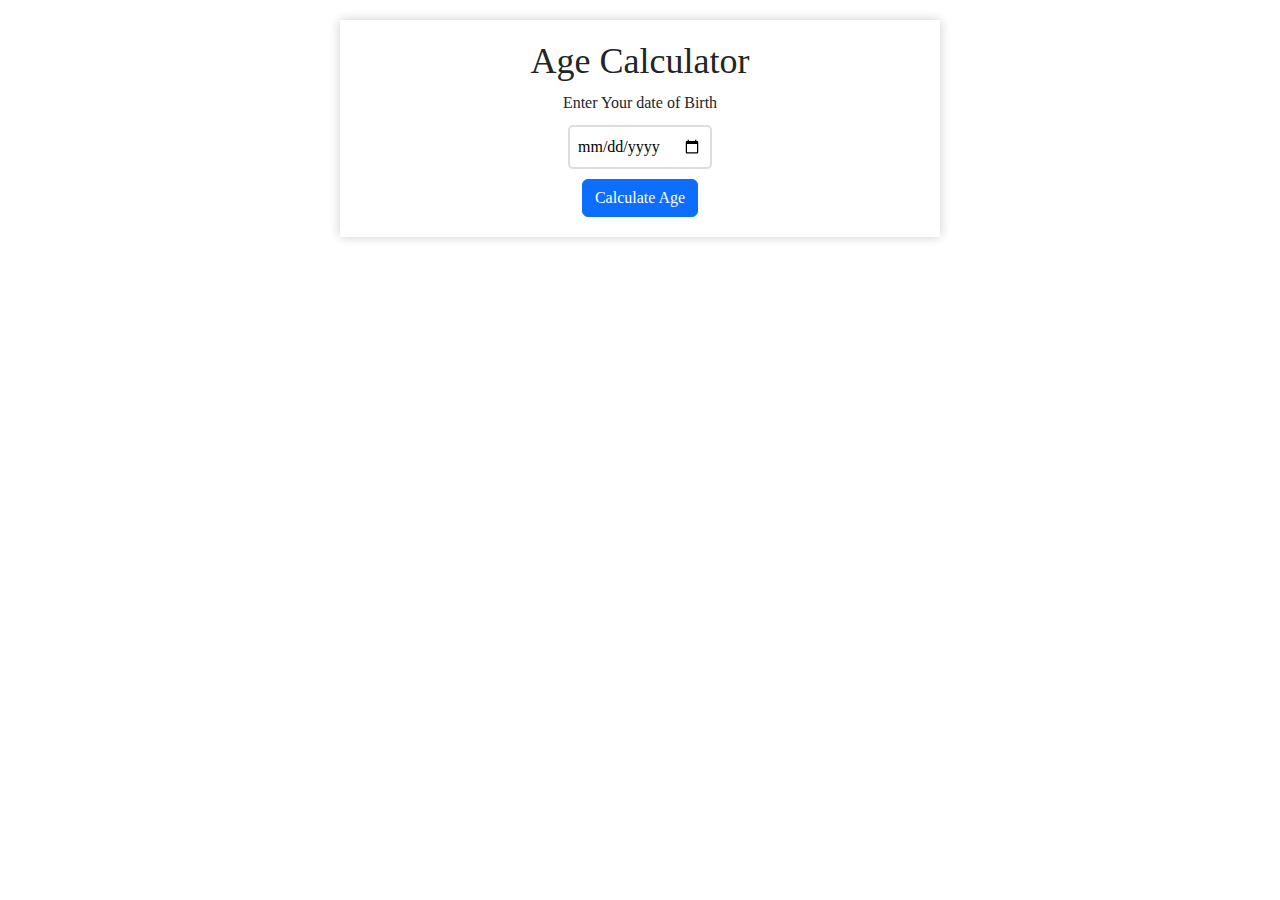
<file: Project-01/index.html>
<!DOCTYPE html>
<html lang="en">
<head>
    <link href="https://cdn.jsdelivr.net/npm/bootstrap@5.3.3/dist/css/bootstrap.min.css" rel="stylesheet" integrity="sha384-QWTKZyjpPEjISv5WaRU9OFeRpok6YctnYmDr5pNlyT2bRjXh0JMhjY6hW+ALEwIH" crossorigin="anonymous">
<script src="https://cdn.jsdelivr.net/npm/bootstrap@5.3.3/dist/js/bootstrap.bundle.min.js" integrity="sha384-YvpcrYf0tY3lHB60NNkmXc5s9fDVZLESaAA55NDzOxhy9GkcIdslK1eN7N6jIeHz" crossorigin="anonymous"></script>
    <meta charset="UTF-8">
    <meta name="viewport" content="width=device-width, initial-scale=1.0">
    <title>Age Calculator</title>
    <link rel="stylesheet" href="style.css"/>
</head>
<body>
    <div class="container">
        <h1>Age Calculator</h1>
        <lable class="massage">Enter Your date of Birth</lable>
        <input type="date" id="Birthday" name="Birthday"/>
        
        <button id="btn" type="button" class="submit-button btn btn-primary">Calculate Age</button>
        <lable id="result"></lable>
    </div>
    <script src="index.js"></script>
</body>
</html>
</file>
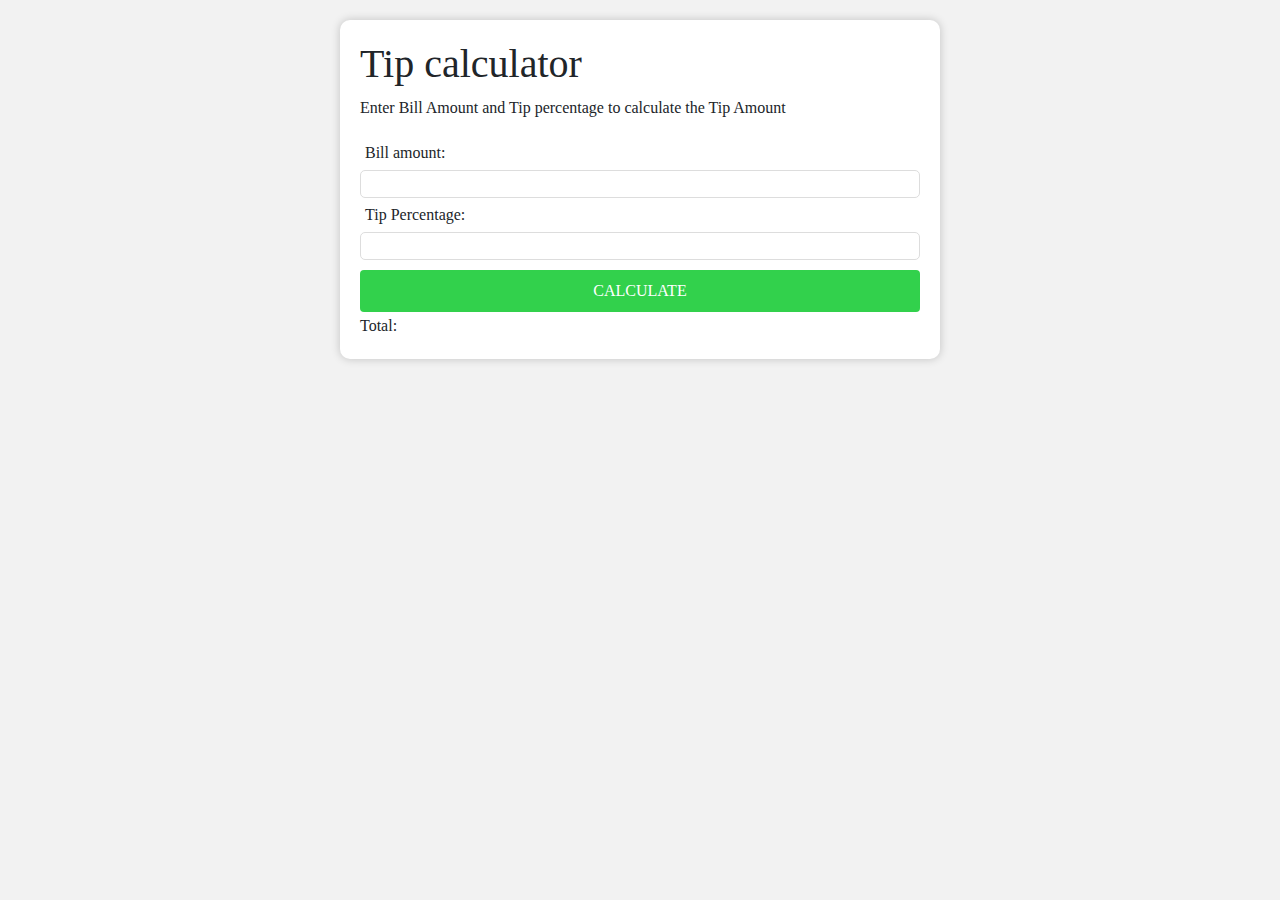
<file: Project-02/index.html>
<!DOCTYPE html>
<html lang="en">
<head>
    <link href="https://cdn.jsdelivr.net/npm/bootstrap@5.3.3/dist/css/bootstrap.min.css" rel="stylesheet" integrity="sha384-QWTKZyjpPEjISv5WaRU9OFeRpok6YctnYmDr5pNlyT2bRjXh0JMhjY6hW+ALEwIH" crossorigin="anonymous">
<script src="https://cdn.jsdelivr.net/npm/bootstrap@5.3.3/dist/js/bootstrap.bundle.min.js" integrity="sha384-YvpcrYf0tY3lHB60NNkmXc5s9fDVZLESaAA55NDzOxhy9GkcIdslK1eN7N6jIeHz" crossorigin="anonymous"></script>
    <meta charset="UTF-8">
    <meta name="viewport" content="width=device-width, initial-scale=1.0">
    <title>Tip Calculator</title>
    <link rel="stylesheet" href="style.css">
</head>
<body>
    <div class="container">
        <h1>Tip calculator</h1>
        <p>Enter Bill Amount and Tip percentage to calculate the Tip Amount</p>
        <lable id="Bill-amount">Bill amount:</lable>
        <input type="number" name="Bill" id="bill">
        <lable id="percentage-lable">Tip Percentage:</lable>
        <input type="number" id="tipPercentage">
        <button type="button" class="btn" id="btn">Calculate</button>
        <div>
        <lable id="total">Total:</lable>
        <span id="result"></span>
    </div>
    </div>
    <script src="index.js"></script>
</body>
</html>
</file>
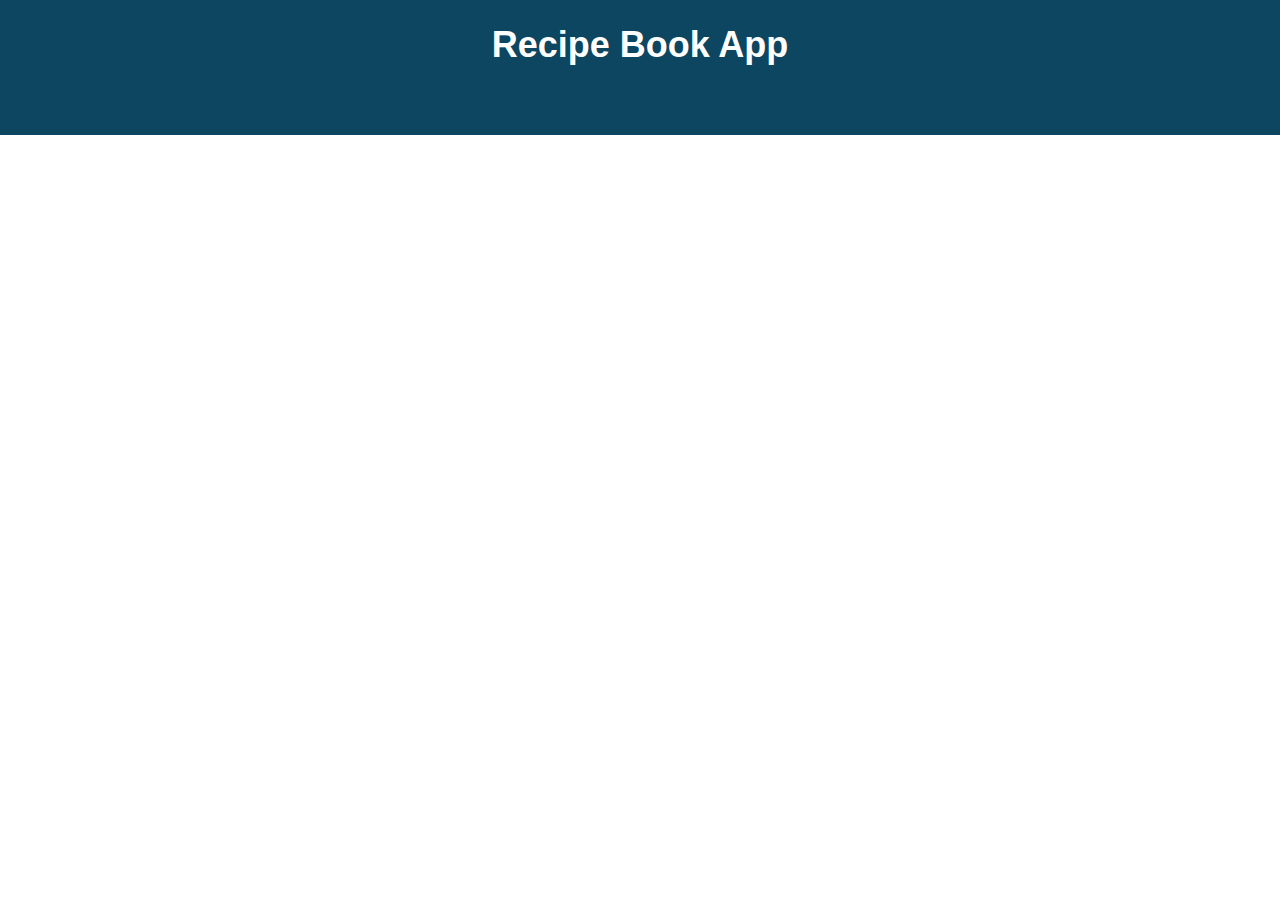
<file: Project-03/index.html>
<!DOCTYPE html>
<html lang="en">
<head>
    <meta charset="UTF-8">
    <meta name="viewport" content="width=device-width, initial-scale=1.0">
    <title>Recipe Book</title>
    <link rel="stylesheet" href="style.css">
</head>
<body>

    <header class="header">
        <h1>Recipe Book App</h1>
    </header>
    <div class="container">
        <ul id="recipe-list">
            <!-- <li class="recipe-item">
                <img src="https://encrypted-tbn0.gstatic.com/images?q=tbn:ANd9GcTROsR7YTv67gUzkQ3W1S6Y6N0REbyC7I8rIQ&s"/>
                <h2>Recipe 1</h2>
                <p>
                    <strong>Ingredients</strong>Ingredients1,Ingredients2,Ingredients3
                </p>
                <a href="#">View Recipe</a>
            </li>
            <li class="recipe-item">
                <img src="https://encrypted-tbn0.gstatic.com/images?q=tbn:ANd9GcTROsR7YTv67gUzkQ3W1S6Y6N0REbyC7I8rIQ&s"/>
                <h2>Recipe 2</h2>
                <p>
                    <strong>Ingredients</strong>Ingredients1,Ingredients2,Ingredients3
                </p>
                <a href="#">View Recipe</a>
            </li>
            <li class="recipe-item">
                <img src="https://encrypted-tbn0.gstatic.com/images?q=tbn:ANd9GcTROsR7YTv67gUzkQ3W1S6Y6N0REbyC7I8rIQ&s"/>
                <h2>Recipe 3</h2>
                <p>
                    <strong>Ingredients</strong>Ingredients1,Ingredients2,Ingredients3
                </p>
                <a href="#">View Recipe</a>
            </li>
            <li class="recipe-item">
                <img src="https://encrypted-tbn0.gstatic.com/images?q=tbn:ANd9GcTROsR7YTv67gUzkQ3W1S6Y6N0REbyC7I8rIQ&s"/>
                <h2>Recipe 4</h2>
                <p>
                    <strong>Ingredients</strong>Ingredients1,Ingredients2,Ingredients3
                </p>
                <a href="#">View Recipe</a>
            </li>
            <li class="recipe-item">
                <img src="https://encrypted-tbn0.gstatic.com/images?q=tbn:ANd9GcTROsR7YTv67gUzkQ3W1S6Y6N0REbyC7I8rIQ&s"/>
                <h2>Recipe 5</h2>
                <p>
                    <strong>Ingredients</strong>Ingredients1,Ingredients2,Ingredients3
                </p>
                <a href="#">View Recipe</a>
            </li>   
            <li class="recipe-item">
                <img src="https://encrypted-tbn0.gstatic.com/images?q=tbn:ANd9GcTROsR7YTv67gUzkQ3W1S6Y6N0REbyC7I8rIQ&s"/>
                <h2>Recipe 6</h2>
                <p>
                    <strong>Ingredients</strong>Ingredients1,Ingredients2,Ingredients3
                </p>
                <a href="#">View Recipe</a>
            </li>
            <li class="recipe-item">
                <img src="https://encrypted-tbn0.gstatic.com/images?q=tbn:ANd9GcTROsR7YTv67gUzkQ3W1S6Y6N0REbyC7I8rIQ&s"/>
                <h2>Recipe 7</h2>
                <p>
                    <strong>Ingredients</strong>Ingredients1,Ingredients2,Ingredients3
                </p>
                <a href="#">View Recipe</a>
            </li>
            <li class="recipe-item">
                <img src="https://encrypted-tbn0.gstatic.com/images?q=tbn:ANd9GcTROsR7YTv67gUzkQ3W1S6Y6N0REbyC7I8rIQ&s"/>
                <h2>Recipe 8</h2>
                <p>
                    <strong>Ingredients</strong>Ingredients1,Ingredients2,Ingredients3
                </p>
                <a href="#">View Recipe</a>
            </li>
            <li class="recipe-item">
                <img src="https://encrypted-tbn0.gstatic.com/images?q=tbn:ANd9GcTROsR7YTv67gUzkQ3W1S6Y6N0REbyC7I8rIQ&s"/>
                <h2>Recipe 9</h2>
                <p>
                    <strong>Ingredients</strong>Ingredients1,Ingredients2,Ingredients3
                </p>
                <a href="#">View Recipe</a>
            </li>
            <li class="recipe-item">
                <img src="https://encrypted-tbn0.gstatic.com/images?q=tbn:ANd9GcTROsR7YTv67gUzkQ3W1S6Y6N0REbyC7I8rIQ&s"/>
                <h2>Recipe 10</h2>
                <p>
                    <strong>Ingredients</strong>Ingredients1,Ingredients2,Ingredients3
                </p>
                <a href="#">View Recipe</a>
            </li>         -->
        
        </ul>
    </div>


    <script src="index.js" ></script>
    
</body>
</html>
</file>
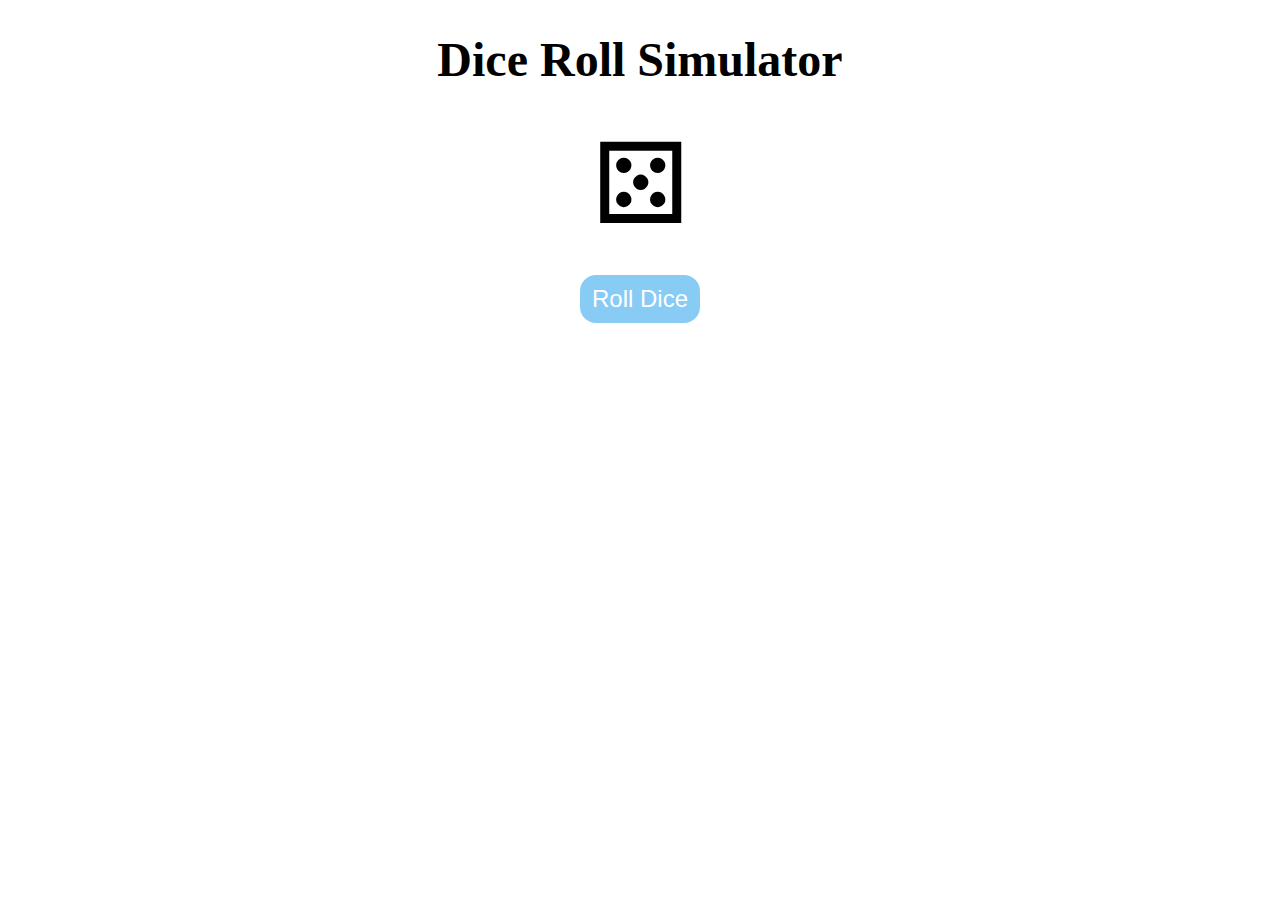
<file: Project-04/index.html>
<!DOCTYPE html>
<html lang="en">
<head>
    <meta charset="UTF-8">
    <meta name="viewport" content="width=device-width, initial-scale=1.0">
    <title>Dice Roll Simulator</title>
    <link rel="stylesheet" href="style.css">
</head>
<body>
    
        <h1>Dice Roll Simulator</h1>
        <div id="dice">&#9860</div>
        <button type="button" id="btn">Roll Dice</button>
        <ul type="none" id="roll-history">
        <!-- <li>Roll 1<span>&#9860</span></li>
        <li>Roll 2<span>&#9860</span></li> -->
        </ul>
  <script src="index.js"></script>
    
</body>
</html>
</file>
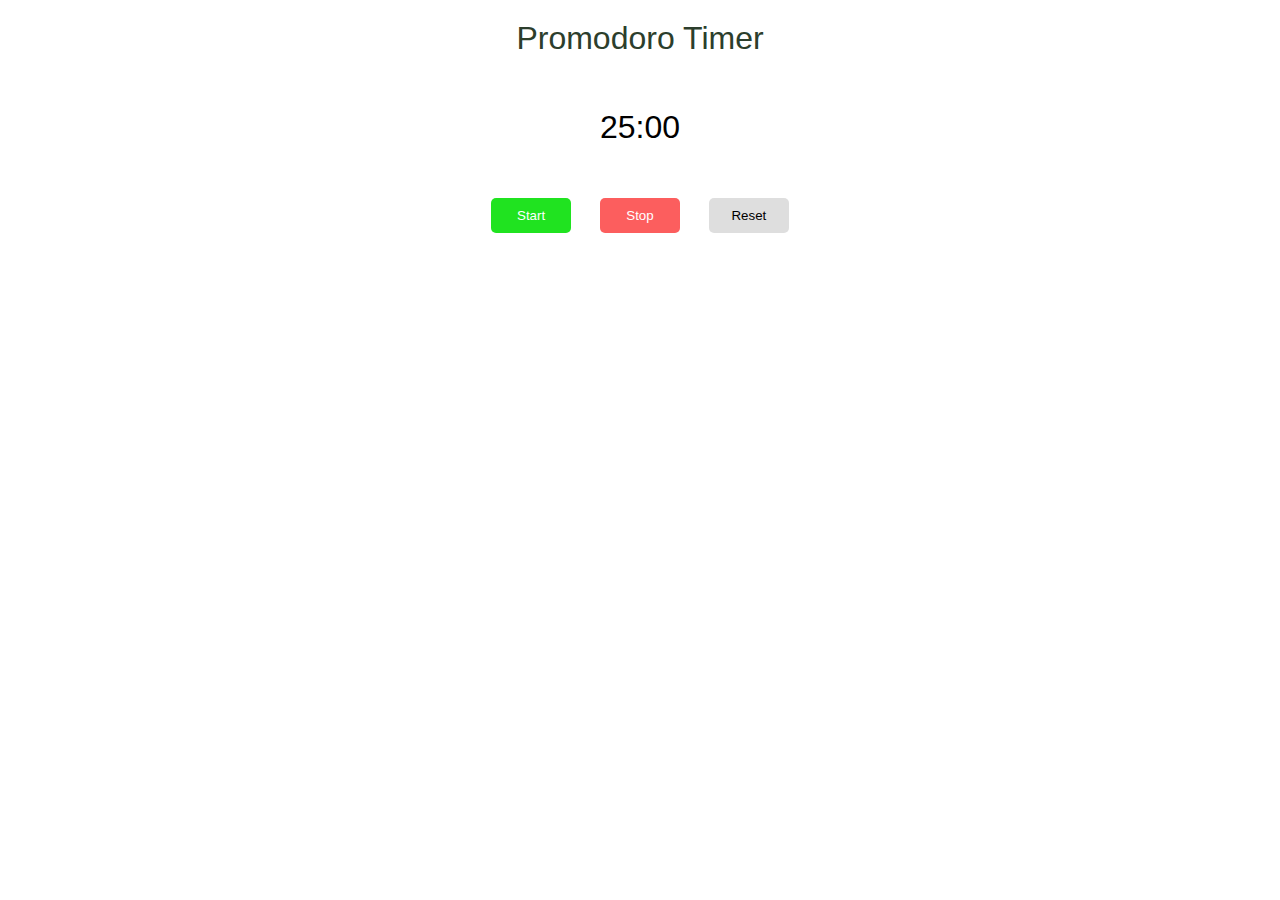
<file: Project-05/index.html>
<!DOCTYPE html>
<html lang="en">
<head>
    <meta charset="UTF-8">
    <meta name="viewport" content="width=device-width, initial-scale=1.0">
    <title>Pomodoro Timer</title>
    <link rel="stylesheet" href="style.css">
</head>
<body>
    <div class="heading">Promodoro Timer</div>
    <p id="timer">25:00</p>
    <div class="button">
    <button type="button" id="start" class="start">Start</button>
    <button type="button" id="stop" class="stop">Stop</button>
    <button type="button" id="reset" class="reset">Reset</button>
</div>
<script src="index.js"></script>
</body>
</html>
</file>
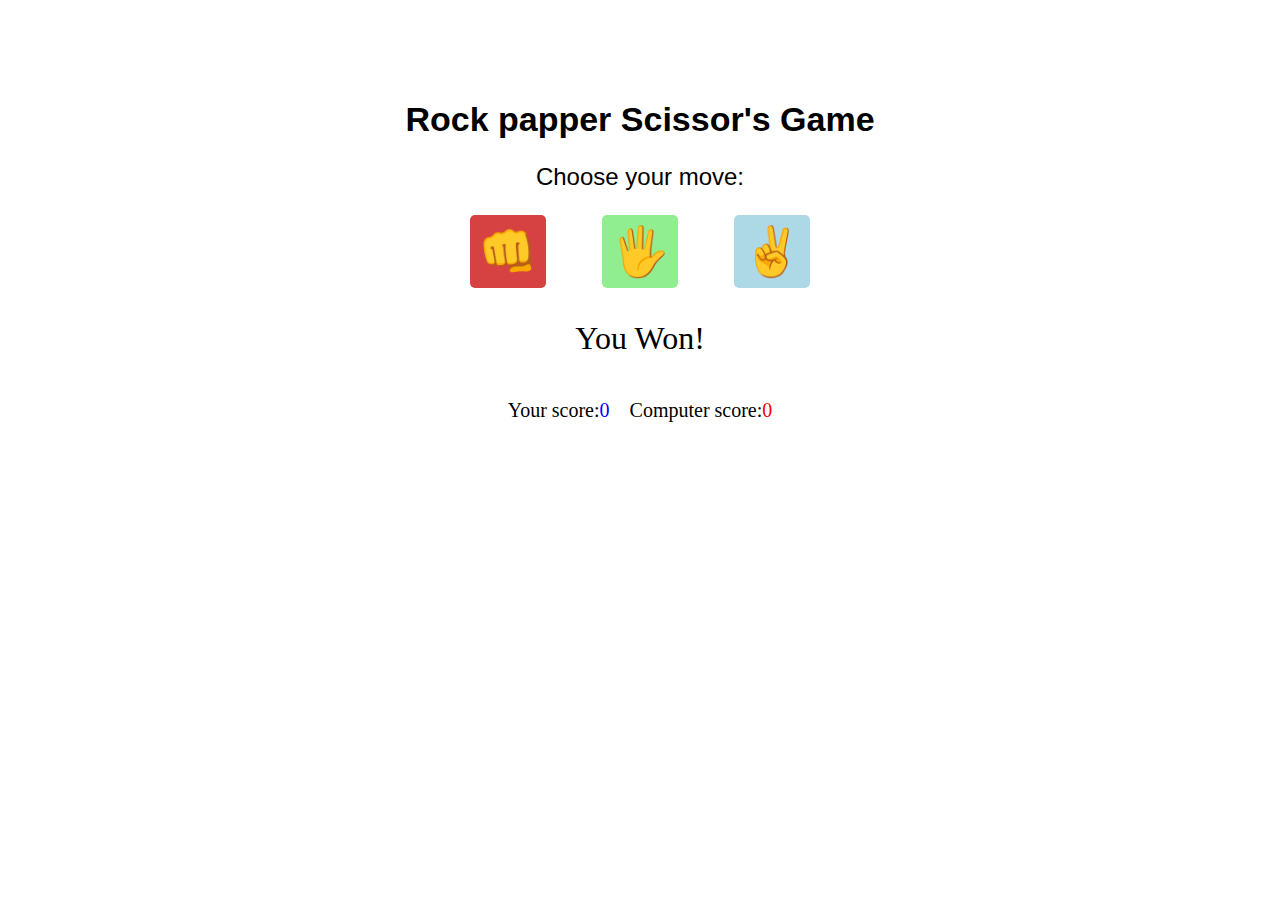
<file: Project-06/index.html>
<!DOCTYPE html>
<html lang="en">
<head>
    <meta charset="UTF-8">
    <meta name="viewport" content="width=device-width, initial-scale=1.0">
    <title>Rock papper Scissors</title>
    <link rel="stylesheet" href="style.css">
</head>
<body>
    <div class="container">
        <div class="title">Rock papper Scissor's Game</div>

    <p class="move">Choose your move:</p>
    
    <div class="image">
        <button class="rock" id="rock">&#x1F44A;</button>
        <button class="papper" id="papper">&#x1f590;</button>
        <button class="scissor" id="scissor">&#x270c;</button>
    </div>
    <p id="result">You Won!</p>
    <div class="pointsContainer">
        <p class="points">Your score:<span id="humanP">0</span></p>
        <p class="points">Computer score:<span id="computerP">0</span></p>
    </div>
</div>
<script src="index.js"></script>
</body>
</html>
</file>
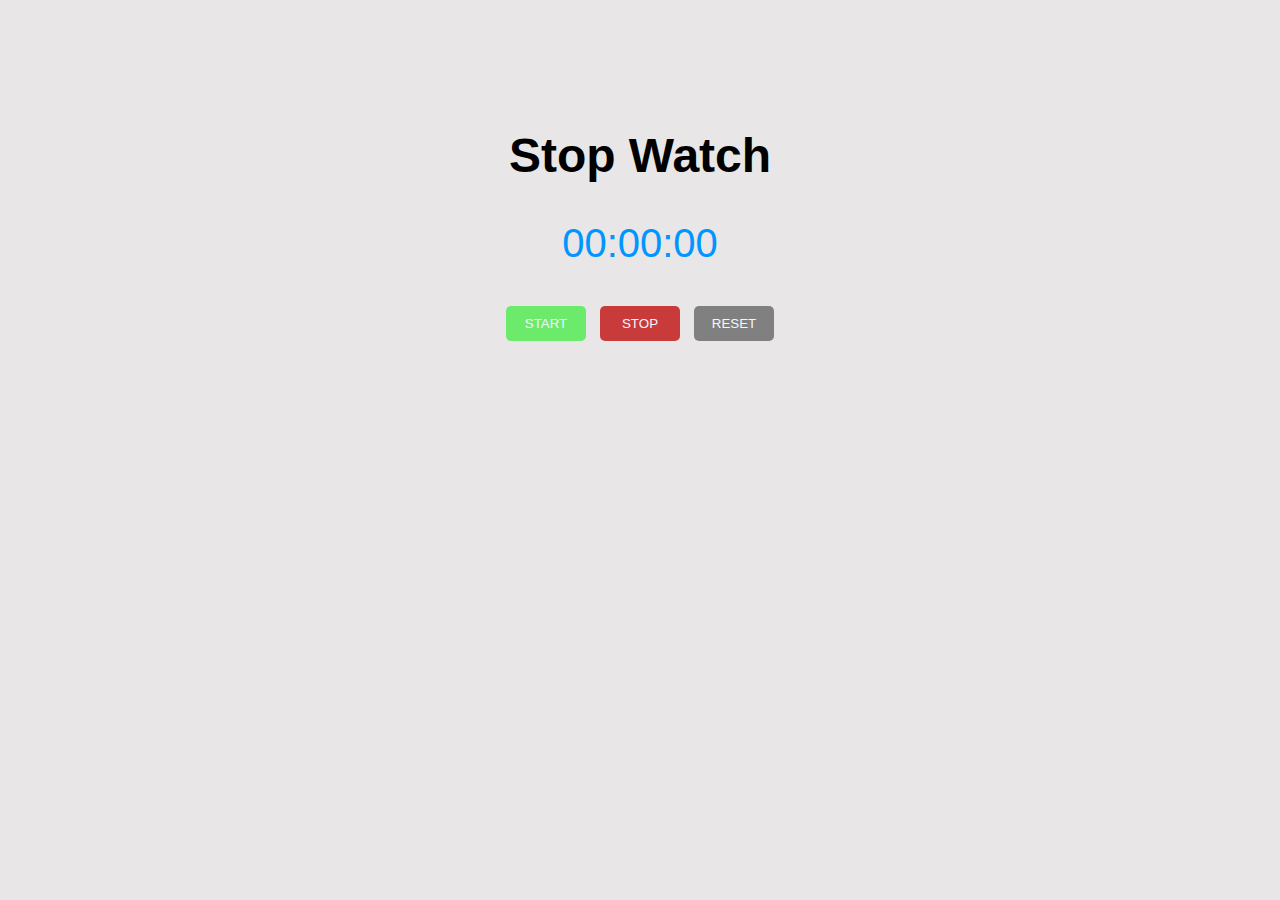
<file: Project-07/index.html>
<!DOCTYPE html>
<html lang="en">
<head>
    <meta charset="UTF-8">
    <meta name="viewport" content="width=device-width, initial-scale=1.0">
    <title>Stop Watch</title>
    <link rel="stylesheet" href="style.css">
</head>
<body>
    <div class="container">
        <p class="header">Stop Watch</p>
        <p id="timer" class="timer">00:00:00</p>

        <div class="buttons">
            <button type="button" id="start" class="start">Start</button>
            <button type="button" id="stop" class="stop">Stop</button>
            <button type="button" id="reset" class="reset">Reset</button>
        </div>
    </div>
    <script src="index.js"></script>   
</body>
</html>
</file>
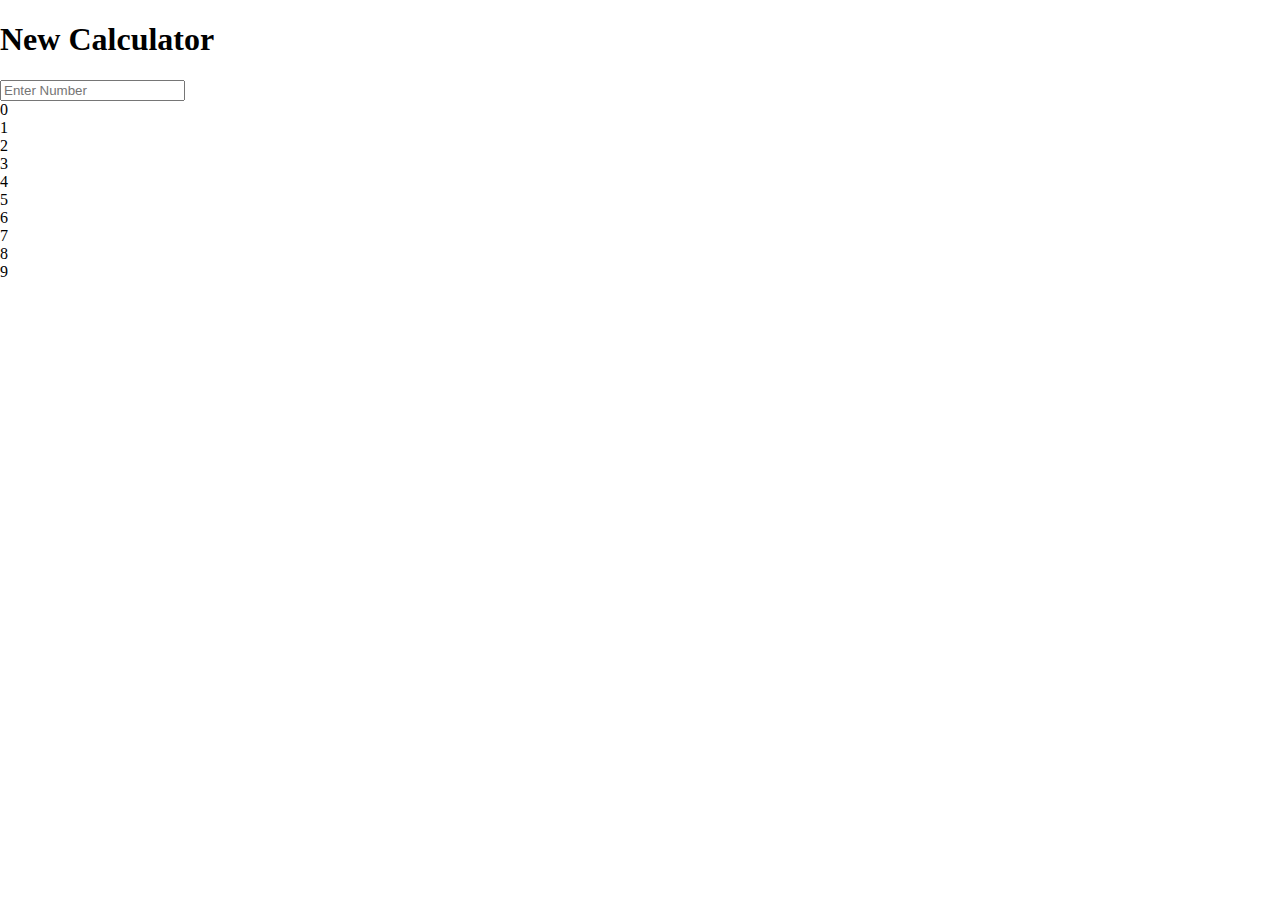
<file: Project-09/index.html>
<!DOCTYPE html>
<html lang="en">
<head>
    <meta charset="UTF-8">
    <meta name="viewport" content="width=device-width, initial-scale=1.0">
    <title>Calculator</title>
    <link rel="stylesheet" href="./styles.css">
</head>
<body>
    <div class="container">
        <h1>Calculator</h1>
        <div class="row">
            <input type="number" placeholder="Enter Number" class="inputText">
            <div>0</div>
            <div>1</div>
            <div>2</div>
            <div>3</div>
            <div>4</div>
            <div>5</div>
            <div>6</div>
            <div>7</div>
            <div>8</div>
            <div>9</div>
        </div>
    </div>
    <script src="./index.js"></script>
</body>
</html>
</file>
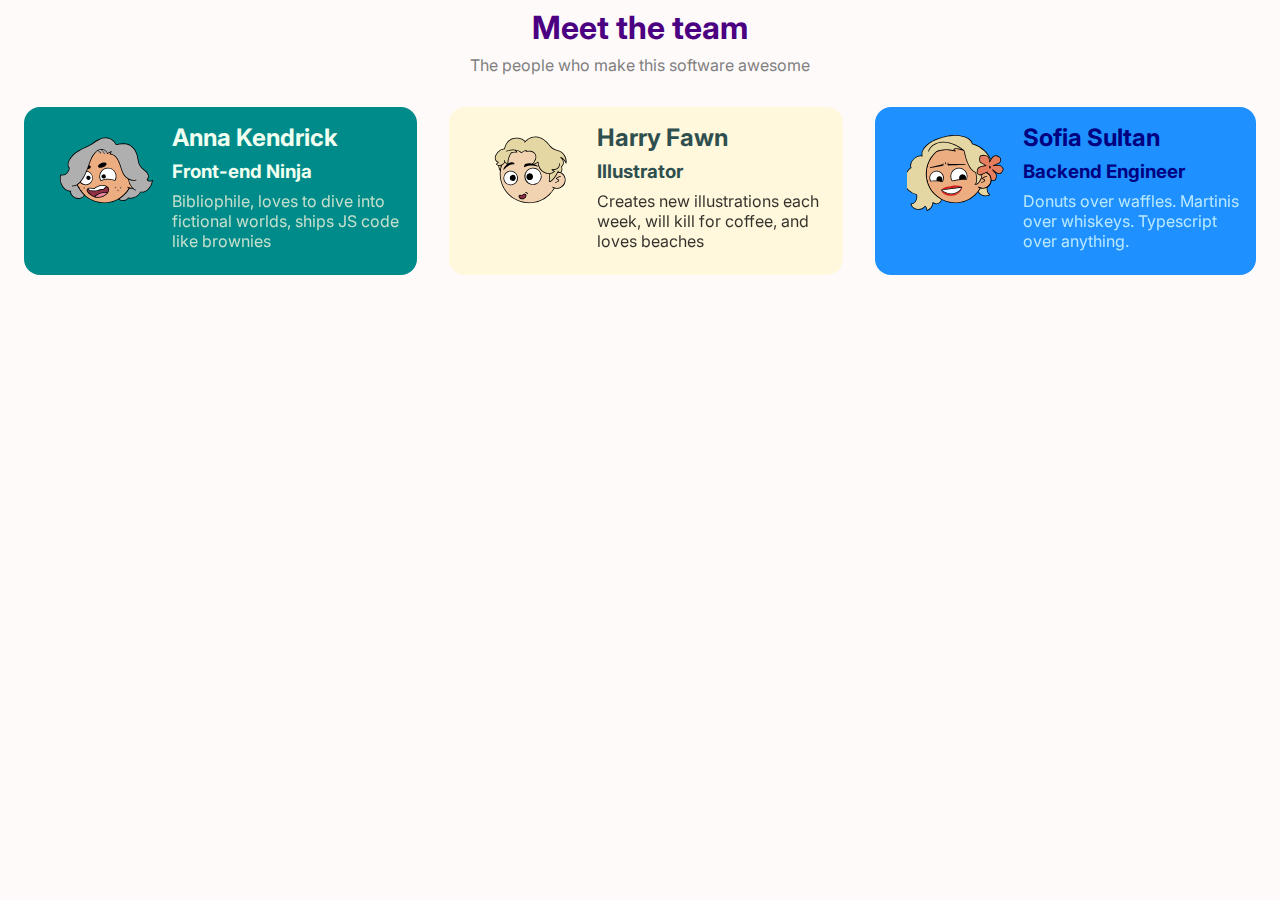
<file: Project-10/index.html>
<!DOCTYPE html>
<html>
  <head>
    <title>Meet the Team</title>
    <link rel="stylesheet" href="./styles.css" />
    <link rel="preconnect" href="https://fonts.googleapis.com" />
    <link rel="preconnect" href="https://fonts.gstatic.com" crossorigin />
    <link
      href="https://fonts.googleapis.com/css2?family=Inter:wght@400;600&display=swap"
      rel="stylesheet"
    />
  </head>

  <body>
    <header>
      <h1 class="main-heading">Meet the team</h1>
      <p class="main-subtitle">The people who make this software awesome</p>
    </header>
    <section id="content"></section>
    <p></p>
    <script src="./index.js"></script>
  </body>
</html>
</file>
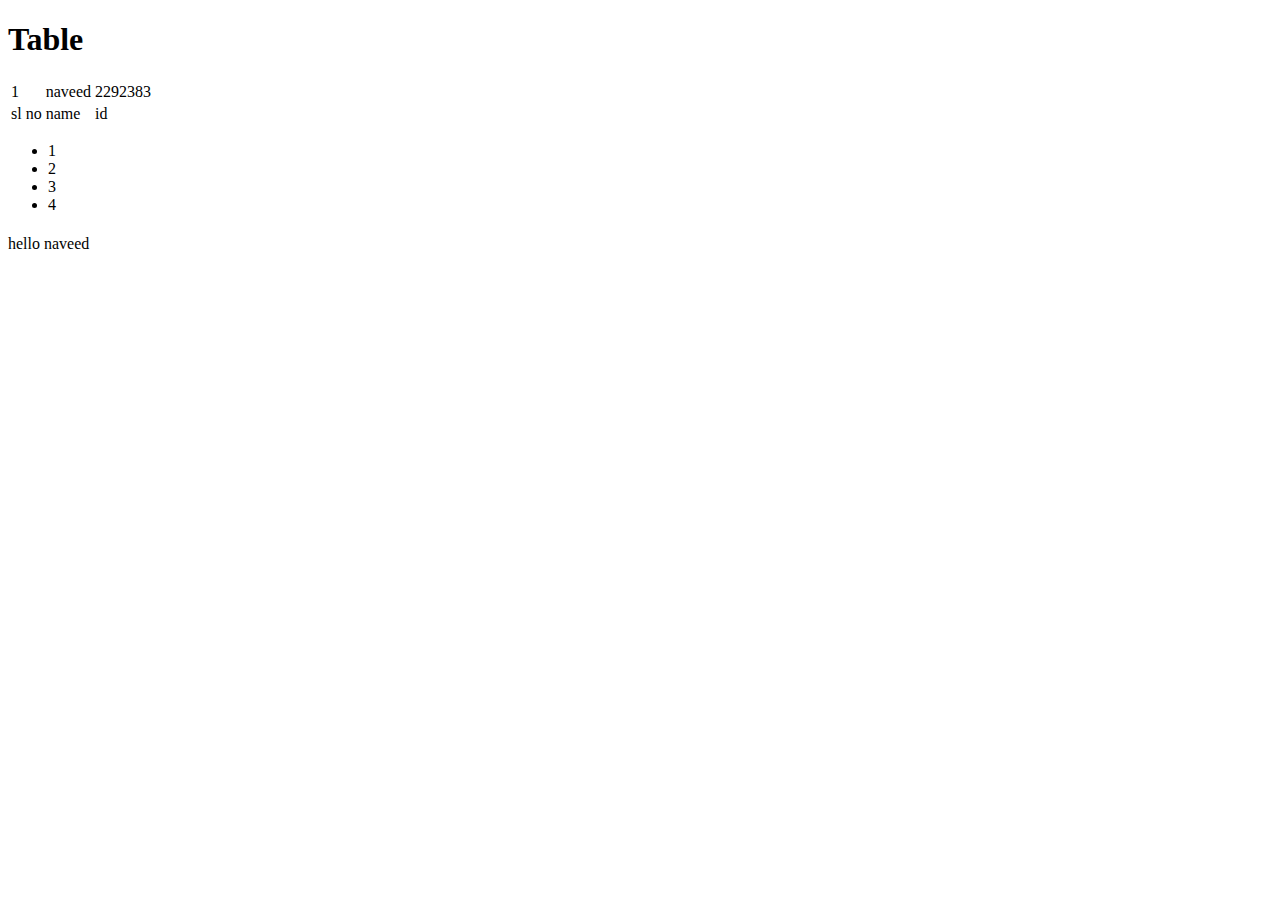
<file: Project-11/index.html>
<!DOCTYPE html>
<html lang="en">
<head>
    <meta charset="UTF-8">
    <meta name="viewport" content="width=device-width, initial-scale=1.0">
    <title>Document</title>
</head>
<body>

<div>
    <h1>Table</h1>
</div>
<div>
    <table>
        <tr>
            <td>1</td>
            <td>naveed</td>
            <td>2292383</td>
        </tr>
        <tr>
            <td>sl no</td>
            <td>name</td>
            <td>id</td>
        </tr>
    </table>
    <ul>
        <li>1</li>
        <li>2</li>
        <li>3</li>
        <li>4</li>
    </ul>
</div>
    <h1 id="naveed"></h1>
    <h1 class="clasned"></h1>
    <p>hello naveed</p>
</body>
</html>
</file>
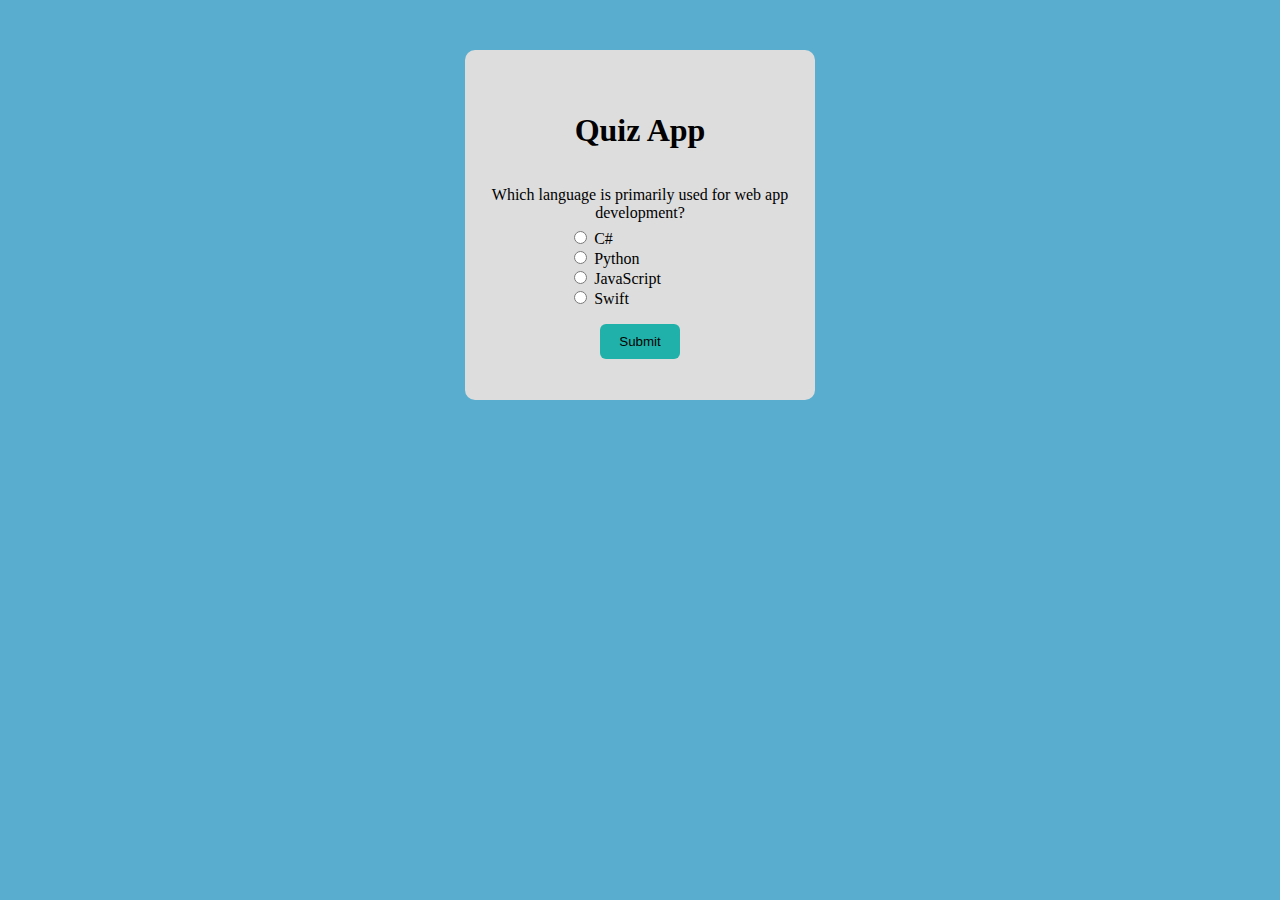
<file: Project-12/index.html>
<!DOCTYPE html>
<html lang="en">
<head>
    <meta charset="UTF-8">
    <meta name="viewport" content="width=device-width, initial-scale=1.0">
    <title>Quiz App</title>
    <link rel="stylesheet" href="./styles.css">
</head>
<body>
    <div class="quiz-container">
        <h1>Quiz App</h1>
        <p id="question"></p>
        <ul id="answer-list">
            <!-- Answer options will be injected here -->
        </ul>
        <button id="submit">Submit</button>
        <button id="next">Next</button>
    </div>
    <script src="./index.js"></script>
</body>
</html>
</file>
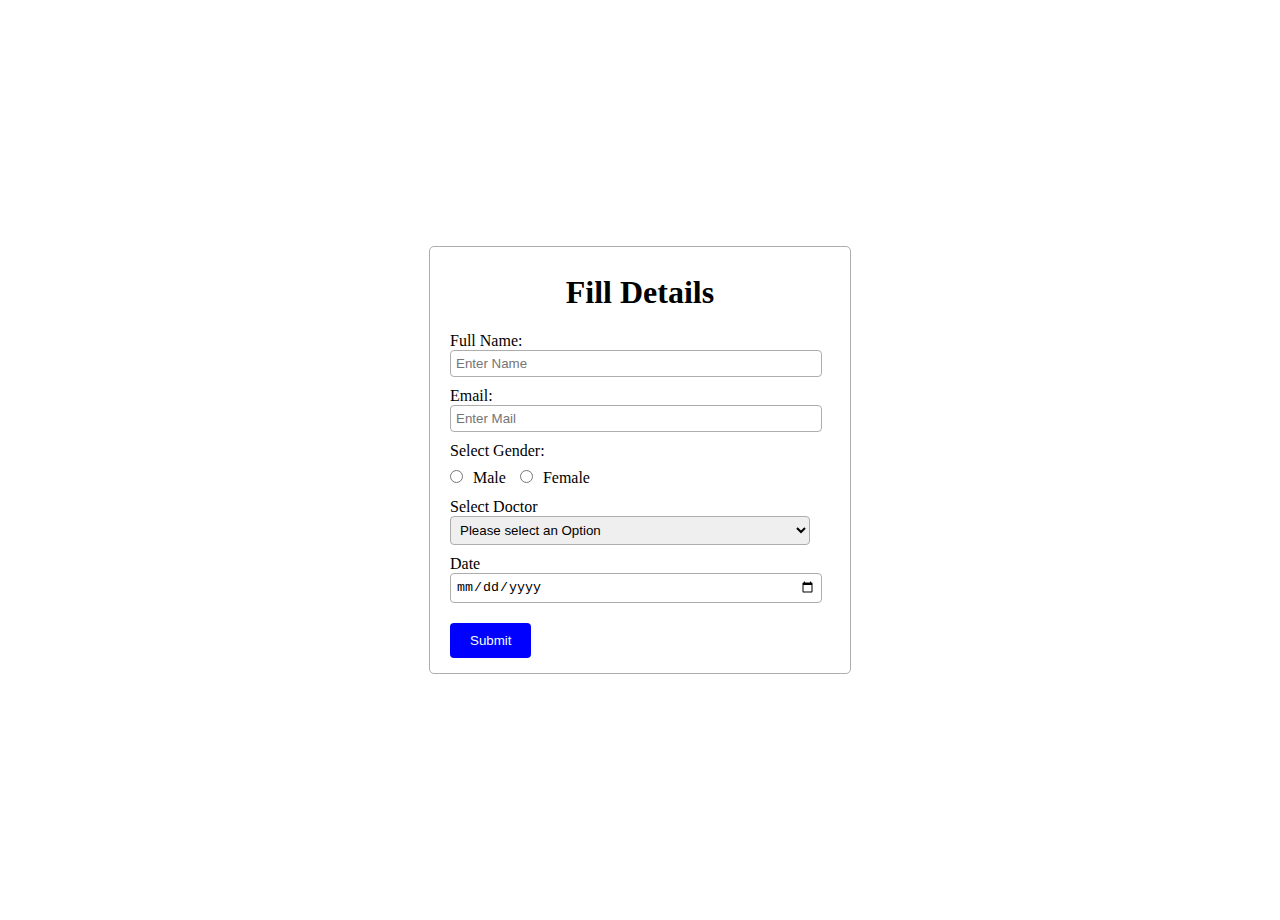
<file: Project-13/index.html>
<!DOCTYPE html>
<html lang="en">
<head>
    <meta charset="UTF-8">
    <meta name="viewport" content="width=device-width, initial-scale=1.0">
    <title>Form validation</title>
    <link rel="stylesheet" href="./style.css">
</head>
<body>
    <form class="booking-form" id="booking-form">
        <h1 style="text-align: center;">Fill Details</h1>
        <div>
            <label class="name-Label" for="name-input">Full Name:</label><br>
            <input type="text" class="name-input"  name="name-input" placeholder="Enter Name" required>
            <div id="name-validation" style="color: red;"></div>
        </div>
        <div>
            <label class="email-Label" for="email-input">Email:</label><br>
            <input type="gmail" class="email-input" id="email-input" name="email-input" placeholder="Enter Mail" required>
            <div id="email-validation" class="email-validation" style="color: red;"></div>

        </div>

        <div>
            <label for="radio-input">Select Gender:</label><br>
            <input type="radio" name="radio-input" class="radio-input" value="male" required>Male
            <input type="radio" name="radio-input" class="radio-input" value="female">Female
            <div id="age-validation" style="color: red;"></div>
        </div>
        <div>
            <label for="dropdown-menu">Select Doctor</label><br>
            <select name="dropdown-menu" id="doctor" class="select" required>
                <option value="" style="color: #adadad;">Please select an Option</option>
                <option value="naveed">Dr Naveed</option>
                <option value="ruhma">Dr Ruhma</option>
                <option value="shifa">Dr Shifa</option>
            </select>
            <div id="select-validation" style="color: red;"></div>

        </div>
        <div>
            <label for="date" class="date-label">Date</label><br>
            <input type="date" class="date" name="date" required>
        </div>

        <button class="btn" type="submit">Submit</button>
    </form>
    <script src="./index.js"></script>
</body>
</html>
</file>
<file: Project-01/style.css>
body{
    margin:0px;
    padding:20px;
    font-family:"Montserrat";
    display:flex;
    justify-content:center;
}
.container{
    background:white;
    box-shadow: 0 0 10px rgba(0, 0, 0, .2); 
    width:600px;
    padding:20px;
    display:flex;
    flex-direction:column;
    justify-content:center;
    align-items:center;
}

h1{
    font-size:36px;
}

input{
    margin:10px;
    padding:8px;
    border:2px solid #ddd;
    border-radius:5px;
}

.result{
    margin:10px;
    font-size:16px;
    font-weight:bold;
}
</file>
<file: Project-02/style.css>
body {
    margin:0px;
    padding:20px;
    font-family:"Montserrat";
    display:flex;
    background: #f2f2f2;
    justify-content:center;
}

.container{
    box-sizing:border-box;
    background:white;
    display:flex;
    flex-direction:column;
    width:600px;
    justify-content:center;
    box-shadow:0 0 10px rgba(0,0,0,.2);
    border-radius:10px;
    padding:20px;
}

#Bill-amount{
    margin:5px;

}
#bill{
    border:1px solid #ddd;
    border-radius:5px;

}

#percentage-lable{
    margin:5px;
}

#tipPercentage{
    border:1px solid #ddd;
    border-radius:5px;

}


.btn{
    background:  #32d14c;
    margin-top:10px;
   
    padding:8px;
    color:white;
    border-radius:4px;
    width:100%;
    text-transform:uppercase;
    transition:background-color .3s ease;
}

#btn:hover{
    background-color:#4af066;

}

#result{
    font-size:18px;
    font-weight: bold;
}
</file>
<file: Project-03/style.css>
body{
    margin:0px;
    padding:0px;
    font-family:Arial, Helvetica, sans-serif;
}

.header{
    background:#0c4661;
    color:white;
    height:15vh;
    width:100%;
    position:fixed;
    top:0px;
    z-index:1;
    display:flex;
    justify-content:center;
}
h1{
    font-size:36px;
}

.container{
    box-sizing:border-box;
    position:absolute;
    top:15vh;
    width:100%;
    margin:0px auto;
    padding:20px;
}

.recipe-list{
    list-style:none;
    margin:0px;
    padding:0px;
}

.recipe-item{
    display:flex;
    margin-bottom:20px;
    align-items:center;
    justify-content:space-between;
    box-shadow:0 2px 5px rgba(0,0,0,.2);
    border-radius:5px;
    overflow:hidden;
}
.recipe-item img{
    width:150px;
    height:150px;
    object-fit:cover;
}

.recipe-item h2{
    margin:0px;
    font-size:20px;
    padding:10px;
    min-width:200px;
}

.recipe-item p{
    margin:0px;
    padding:10px;
    color:#777;
}

.recipe-item a{
    background:#0c4661;
    display:flex;
    justify-content:center;
    align-items:center;
    min-width:150px;
    padding:10px;
    color:#fff;
    height:10px;
    border:1px solid #dadada;
    border-radius: 5px;
    text-decoration:none;
    text-transform:uppercase;
    transition:background-color 0.2s ease;
}

.recipe-item a:hover{
    background:#0c4661;
}

@media (max-width:768px){
    .recipe-item{
        flex-direction:column;
    }

    .recipe-item img{
        width:100%;
        height:auto;
        margin-bottom:10px;

    }

    .recipe-item h2{
        font-size:20px;
        margin:0px;
        margin-bottom:10px;
    }
    .recipe-item a{
        width:100%;
        text-align:center;
    }
}
</file>
<file: Project-04/style.css>
body{
    margin:0px;
    font-family:"Open Sans" sans-serif;
    margin-top:2rem;
    text-align:center;
    
}

h1{
    font-weight:bold;
    font-size:3rem;
    
}
#dice{
    font-size:7rem;
    margin:5px;
    animation-duration: 1s;
    animation-fill-mode:forwards;
}

#btn{
    padding:10px;
    width:120px;
    background:rgba(132, 202, 246, 0.966);
    color:white;
    border-radius:1rem;
    border:0px;
    font-size:1.5rem;
    transition:background-color .2s ease;
    margin:20px;
    cursor:pointer;
}

#btn:hover{
    background-color:rgba(118, 193, 240, 0.966);
}

.roll-animation{
    animation-name:roll;
}

@keyframes roll {
    0%{
        transform: rotateY(0deg) rotateX(0deg);
    }
    100%{
        transform:rotateY(720deg) rotateX(720deg);
    }
}

ul{
    padding:1rem;
    margin:2rem;
    max-width:600px;
    margin:2rem auto;
}

li{
    font-size:1.5rem;
    padding:2px;
    margin:.5rem;
    background: #f2f2f2;
    border-radius :.5rem;
    box-shadow:0 2px 2px rgba(0,0,0,0.3);
    display:flex;
    justify-content:center;
    justify-content: space-between;
    align-items:center;
}

li span{
    font-size:3rem;
    margin-right:1rem;
}
</file>
<file: Project-05/style.css>
body{
    margin:0px;
    padding:0px;
    height:100vh;
    display:flex;
    /* justify-content: center; */
    align-items:center;
    flex-direction:column;
    font-family:sans-serif;
    font-size:2rem;
}

.heading{
    margin:20px;
    color: #2c3e2c;
}

.timer{
    font-size:72px;
    max-width:400px;
    height:200px;
    color:#2c3e2c;
}

.start{
    padding:10px;
    border:none;
    width:80px;
    border-radius:5px;
    background:#20e320;
    color:white;
    cursor:pointer;
}

.start:hover{
    background:green;
}

.stop{
    padding:10px;
    border:none;
    width:80px;
    border-radius:5px;
    background:#fc5e5e;
    color:white;
    cursor:pointer;
    margin:20px;
}

.stop:hover{
    background:red;
}

.reset{
    padding:10px;
    background:#dedede;
    width:80px;
    border:none;
    border-radius:5px;
    cursor:pointer;
}

.reset:hover{
    background:rgb(175, 171, 171);
}
</file>
<file: Project-06/style.css>
body{
    margin:0px;
    padding:0px;
    font-size: 2rem;
}

.container{
    display:flex;
    flex-direction:column;
    align-items:center;
    margin:100px;
}

.title{
    font-size: 34px;
    font-family: sans-serif;
    font-weight:bold;
}

.move{
    font-size:24px;
    font-family: sans-serif;
}


button{
    margin:0px 1.5rem;
   padding:0.5rem;
   border-radius: 5px;
    font-size:3rem;
    border:none;
    transition:all 0.3s ease-in-out; 
}

button:hover{
    opacity:70%;
}

.pointsContainer{
    display:flex;
    font-size:20px;

}
.rock{
    background:rgb(214, 66, 66);
}

.papper{
    background:lightgreen;
}

.scissor{
    background:lightblue;
}

.points{
    margin:10px;
}

#humanP{
    color:blue;
}

#computerP{
    color:red;
}
</file>
<file: Project-07/style.css>
body{
    margin:0px;
    padding:0px;
    background:rgb(232, 230, 230);
}

.container{
    margin-top:80px;
    display:flex;
    align-items:center;
    flex-direction:column;
}

.timer{
    font-size:2.5rem;
    font-family:sans-serif;
    color: rgb(0, 149, 255);
    position:relative;
    top:-50px;
}

.header{
    font-size:3rem;
    font-family:sans-serif;
    font-weight:bold;
}

button{
    padding:10px;
    width:80px;
    border:none;
    border-radius:5px;
    text-transform:uppercase;
    cursor:pointer; 
    color:aliceblue;   
    position:relative;
    top:-50px;
}

.start{
    background:rgb(108, 234, 108);
}

.start:hover{
    background:rgb(50, 229, 50);
}

.stop{
    background:rgb(201, 59, 59);
    margin:0 10px;
}

.stop:hover{
    background:rgb(193, 21, 21);
}

.reset{
    background:gray;
}

.reset:hover{
    background:rgb(176, 175, 175);
}
</file>
<file: Project-09/styles.css>
body{
  margin:0px;
  padding:0px;
}
</file>
<file: Project-10/styles.css>
body {
    background-color: snow;
    font-family: "Inter", sans-serif;
  }
  
  .main-heading {
    color: rgb(75, 0, 130);
    text-align: center;
  }
  
  h1,
  h2,
  h3,
  p {
    margin-block-start: 0;
    margin-block-end: 0.5rem;
  }
  
  .main-subtitle {
    color: gray;
    text-align: center;
    padding-bottom: 1.5rem;
  }
  
  .team-member {
    min-width: 16rem;
    padding: 1rem;
    border-radius: 1rem;
    margin: 0 1rem 1rem 1rem;
  }
  
  .team-member p {
    opacity: 0.8;
  }
  
  .team-member img {
    margin: 1rem 0;
    height:100px;
    width:100px;
  }
  
  #anna {
    background-color: darkcyan;
    color: beige;
  }
  
  #anna h2,
  #anna h3 {
    color: honeydew;
  }
  
  #harry {
    background-color: cornsilk;
  }
  
  #harry h2,
  #harry h3 {
    color: darkslategray;
  }
  
  #sofia {
    background-color: dodgerblue;
    color: lightcyan;
  }
  
  #sofia h2,
  #sofia h3 {
    color: navy;
  }
  
  @media screen and (min-width: 465px) {
    .team-member {
      display: flex;
    }
    .team-member img {
      margin: 0 1rem;
    }
  }
  
  @media screen and (min-width: 768px) {
    #content {
      display: flex;
    }
  }
</file>
<file: Project-12/styles.css>
body{
  margin:0px;
  padding:50px;
  display:flex;
  justify-content:center;
  background: rgba(48, 153, 194, 0.8);
}

.quiz-container{
  background:#ddd;
  height:350px;
  width:350px;
  display:flex;
  flex-direction: column;
  justify-content: center;
  align-items:center;
  border-radius:10px;
}

button{
  border:none;
  border-radius:6px;
  padding:10px;
  background:lightseagreen;
  width:80px;
}

#answer-list{
  display:flex;
  flex-direction: column;
}

#question{
  text-align:center;
}

ul{
  list-style-type: none;
  margin-left:-90px;
  margin-top:-10px;
}
</file>
<file: Project-13/style.css>
body{
    margin:0px;
    padding:0px;
    display:flex;
    justify-content: center;
    height:100vh;
    align-items:center;
    padding:10px;
}

#name-validation, #email-validation, #age-validation, #select-validation{
    margin-left:10px;
    margin-top: -10px;
    margin-bottom: 10px;
}

form{
    border:1px solid #adadad;
    border-radius: 5px;
    padding:50px 0px;
    width:400px;
    padding:5px 10px;
}

/*-----input design--------*/
.name-input, .email-input, .select, .date{
    padding:5px;
    width:90%;
    border-radius:4px;
    border:1px solid #adadad;
    margin-bottom:10px;
    margin-left:10px;

}

/*------label--------*/



label{
    width:90%;
    margin-top:20px;
    margin-left:10px;
}
.radio-input{ 
    margin:10px;
    margin-bottom:15px;
}
/*-----button design------*/
.btn{
    padding:10px 20px;
    border:none;
    color:azure;
    background-color:blue;
    border-radius:4px;
    margin:10px;
}

.btn:hover{
    cursor:pointer;
    background-color:rgb(44, 44, 240);
}
</file>
